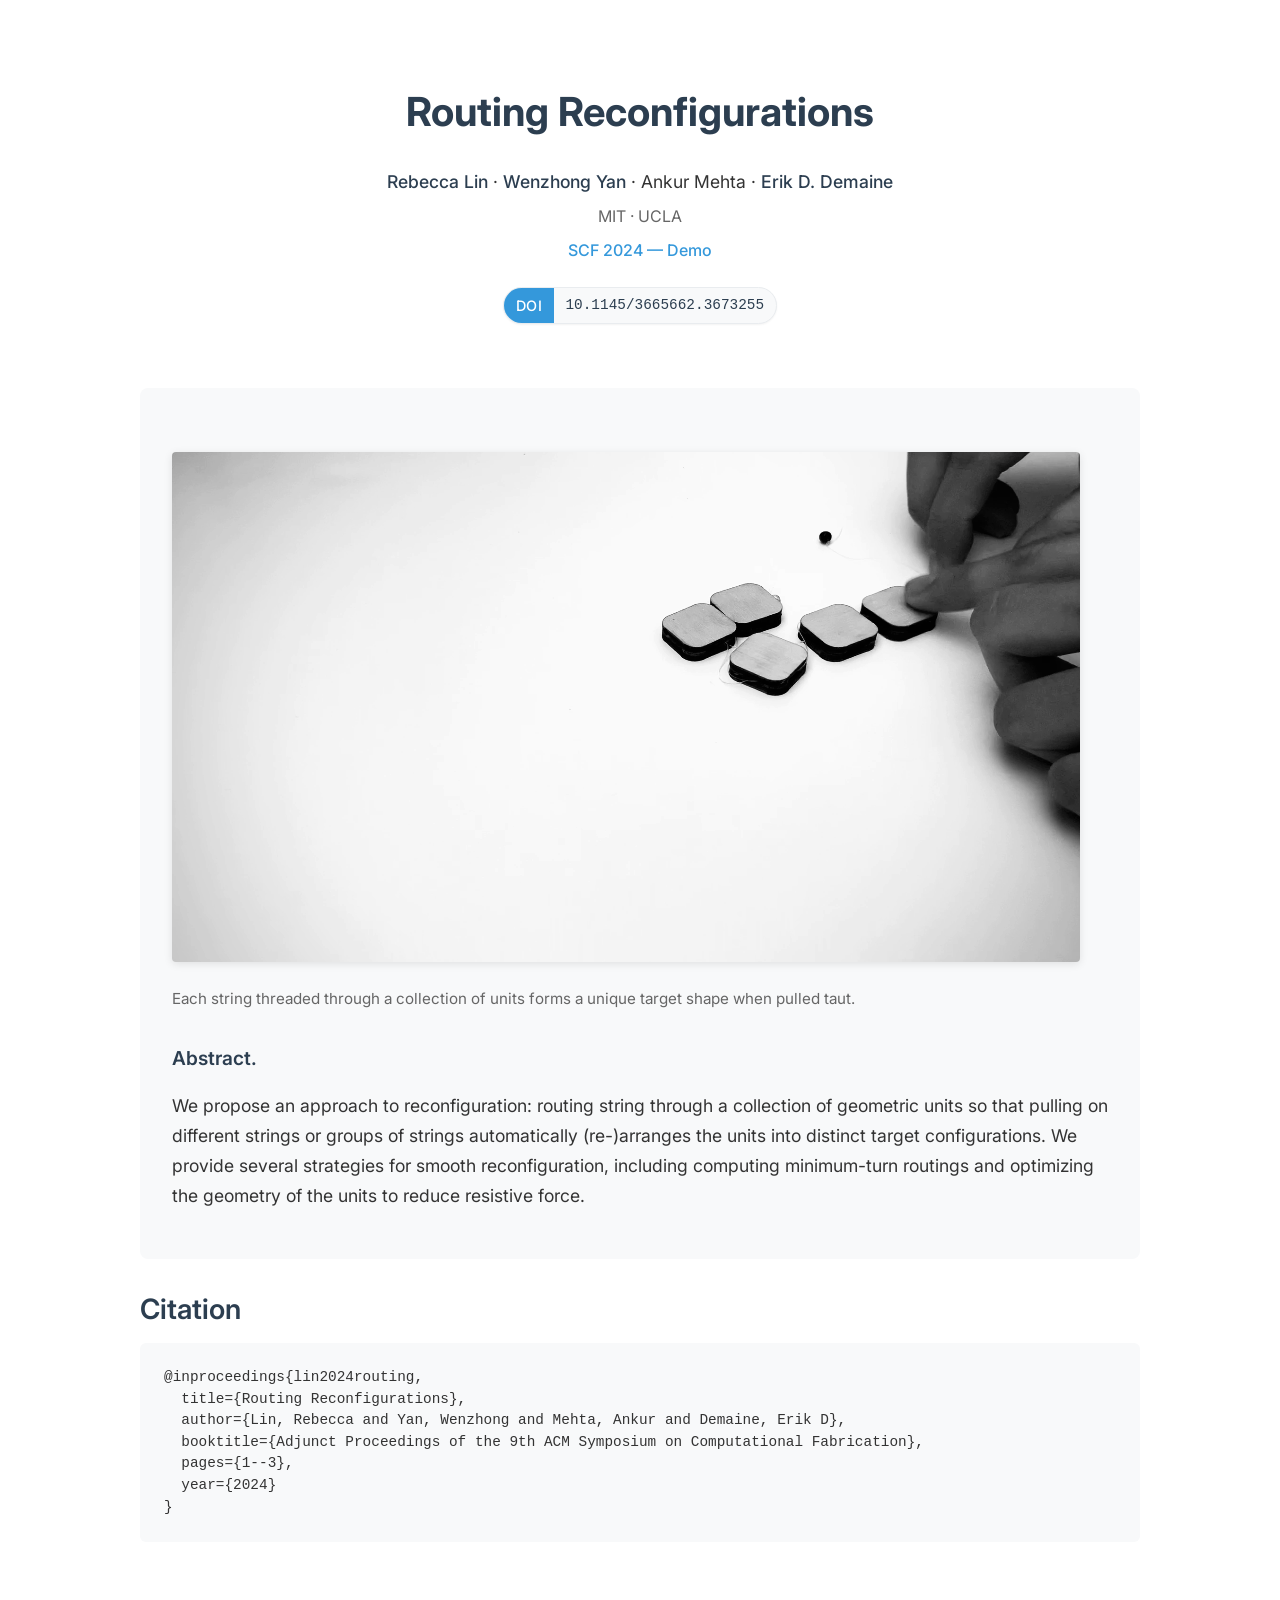
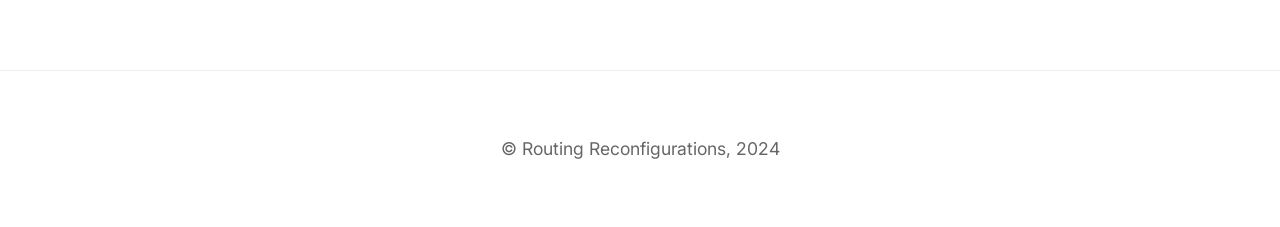
<file: index.html>
<!DOCTYPE html>
<html lang="en">
  <head>
    <meta charset="UTF-8" />
    <meta name="viewport" content="width=device-width, initial-scale=1.0" />
    <title>Routing Reconfigurations</title>
    <link rel="stylesheet" href="styles.css" />
    <link rel="preconnect" href="https://fonts.googleapis.com">
    <link rel="preconnect" href="https://fonts.gstatic.com" crossorigin>
    <link href="https://fonts.googleapis.com/css2?family=Inter:wght@400;500;600;700&display=swap" rel="stylesheet">
    <!-- analytics -->
    <script
      async
      src="https://www.googletagmanager.com/gtag/js?id=G-X7RNMLQ05X"
    ></script>
    <script>
      window.dataLayer = window.dataLayer || [];
      function gtag() {
        dataLayer.push(arguments);
      }
      gtag("js", new Date());
      gtag("config", "G-X7RNMLQ05X");
    </script>
  </head>
  <body>
    <main>
      <header class="paper-header">
        <h1>Routing Reconfigurations</h1>
        <div class="authors">
          <p>
            <a href="https://rebeccayelin.github.io/">Rebecca Lin</a> ·
            <a href="https://www.wzyan.com/">Wenzhong Yan</a> ·
            Ankur Mehta ·
            <a href="http://erikdemaine.org">Erik D. Demaine</a>
          </p>
          <p class="affiliations">
            MIT · UCLA
          </p>
          <p class="venue">
            SCF 2024 — Demo
          </p>
          <a href="https://dl.acm.org/doi/10.1145/3665662.3673255" class="doi-button" target="_blank" rel="noopener">
            <span class="doi-label">DOI</span>
            <span class="doi-number">10.1145/3665662.3673255</span>
          </a>
        </div>
      </header>

      <section id="abstract">
        <div class="example">
          <img src="examples/triple.gif" alt="Reconfiguration Example" />
          <p class="caption">
            Each string threaded through a collection of units forms a unique target
            shape when pulled taut.
          </p>
        </div>
        <b>Abstract.</b>
        <p>
          We propose an approach to reconfiguration: routing string through a
          collection of geometric units so that pulling on different strings or
          groups of strings automatically (re-)arranges the units into distinct
          target configurations. We provide several strategies for smooth
          reconfiguration, including computing minimum-turn routings and
          optimizing the geometry of the units to reduce resistive force.
        </p>
      </section>

      <section id="citation">
        <h2>Citation</h2>
        <pre class="bibtex"><code>@inproceedings{lin2024routing,
  title={Routing Reconfigurations},
  author={Lin, Rebecca and Yan, Wenzhong and Mehta, Ankur and Demaine, Erik D},
  booktitle={Adjunct Proceedings of the 9th ACM Symposium on Computational Fabrication},
  pages={1--3},
  year={2024}
}</code></pre>
      </section>
    </main>

    <footer>
      <p>© Routing Reconfigurations, 2024</p>
    </footer>
  </body>
</html>
</file>
<file: styles.css>
/* Modern research project page styles */
:root {
  --primary-color: #2c3e50;
  --text-color: #333;
  --light-gray: #666;
  --background: #fff;
  --accent-color: #3498db;
  --max-width: 1000px;
  --spacing-unit: 1rem;
}

/* Base styles */
body,
html {
  margin: 0;
  padding: 0;
  font-family: "Inter", -apple-system, BlinkMacSystemFont, "Segoe UI", Roboto, sans-serif;
  color: var(--text-color);
  line-height: 1.6;
  background: var(--background);
}

main {
  max-width: var(--max-width);
  margin: 0 auto;
  padding: calc(var(--spacing-unit) * 2);
}

/* Paper Header */
.paper-header {
  text-align: center;
  margin: calc(var(--spacing-unit) * 3) 0 calc(var(--spacing-unit) * 4);
}

.paper-header h1 {
  font-size: 2.5rem;
  font-weight: 700;
  color: var(--primary-color);
  margin: 0 0 calc(var(--spacing-unit) * 1.5);
}

.authors {
  font-size: 1.1rem;
  line-height: 1.6;
}

.authors p {
  margin: calc(var(--spacing-unit) * 0.5) 0;
}

.authors a {
  color: var(--primary-color);
  font-weight: 500;
}

.authors a:hover {
  color: var(--accent-color);
}

.affiliations {
  color: var(--light-gray);
  font-size: 1rem;
  margin-bottom: calc(var(--spacing-unit) * 0.5) !important;
}

.venue {
  color: var(--accent-color);
  font-size: 1rem;
  font-weight: 500;
  margin-bottom: calc(var(--spacing-unit) * 1.5) !important;
}

.doi-button {
  display: inline-flex;
  align-items: center;
  background: #f8f9fa;
  border: 1px solid #e9ecef;
  border-radius: 20px;
  padding: 0;
  text-decoration: none;
  overflow: hidden;
  transition: all 0.2s ease;
  box-shadow: 0 1px 2px rgba(0,0,0,0.05);
}

.doi-button:hover {
  background: #fff;
  border-color: var(--accent-color);
  box-shadow: 0 2px 4px rgba(0,0,0,0.1);
}

.doi-label {
  background: var(--accent-color);
  color: white;
  padding: 0.4em 0.8em;
  font-weight: 500;
  font-size: 0.9rem;
  letter-spacing: 0.5px;
}

.doi-number {
  color: var(--primary-color);
  padding: 0.4em 0.8em;
  font-size: 0.9rem;
  font-family: 'SFMono-Regular', Consolas, monospace;
}

/* Typography */
h2, h3 {
  color: var(--primary-color);
  line-height: 1.3;
  margin: calc(var(--spacing-unit) * 2) 0 var(--spacing-unit);
}

h2 {
  font-size: 1.75rem;
  font-weight: 600;
}

p {
  margin: var(--spacing-unit) 0;
  font-size: 1.1rem;
}

/* Links */
a {
  color: var(--accent-color);
  text-decoration: none;
  transition: all 0.2s ease;
  border-bottom: 1px solid transparent;
}

a:hover {
  border-bottom-color: var(--accent-color);
}

/* Abstract section */
#abstract {
  font-size: 1.2rem;
  line-height: 1.7;
  margin: calc(var(--spacing-unit) * 2) 0;
  padding: calc(var(--spacing-unit) * 2);
  background: #f8f9fa;
  border-radius: 8px;
}

#abstract b {
  color: var(--primary-color);
  font-weight: 600;
}

/* Images and Gallery */
img {
  max-width: 100%;
  height: auto;
  border-radius: 4px;
  border: none;
  box-shadow: 0 2px 8px rgba(0, 0, 0, 0.1);
}

.example {
  margin: calc(var(--spacing-unit) * 2) 0;
}

.gallery {
  display: grid;
  grid-template-columns: repeat(auto-fit, minmax(300px, 1fr));
  gap: calc(var(--spacing-unit) * 2);
  margin: calc(var(--spacing-unit) * 2) 0;
}

.caption {
  margin-top: var(--spacing-unit);
  color: var(--light-gray);
  font-size: 0.95rem;
  line-height: 1.5;
}

/* Citation */
#citation {
  margin: calc(var(--spacing-unit) * 2) 0;
}

.bibtex {
  background: #f8f9fa;
  padding: calc(var(--spacing-unit) * 1.5);
  border-radius: 6px;
  overflow-x: auto;
  margin: var(--spacing-unit) 0;
}

.bibtex code {
  font-family: 'SFMono-Regular', Consolas, 'Liberation Mono', Menlo, monospace;
  font-size: 0.9rem;
  line-height: 1.5;
  white-space: pre;
  display: block;
}

/* Footer */
footer {
  text-align: center;
  padding: calc(var(--spacing-unit) * 3) 0;
  color: var(--light-gray);
  font-size: 0.9rem;
  border-top: 1px solid #eee;
  margin-top: calc(var(--spacing-unit) * 4);
}

/* Responsive Design */
@media (max-width: 768px) {
  main {
    padding: var(--spacing-unit);
  }

  h1 {
    font-size: 2rem;
  }

  #abstract {
    padding: var(--spacing-unit);
    font-size: 1.1rem;
  }

  .gallery {
    grid-template-columns: 1fr;
  }
}
</file>
